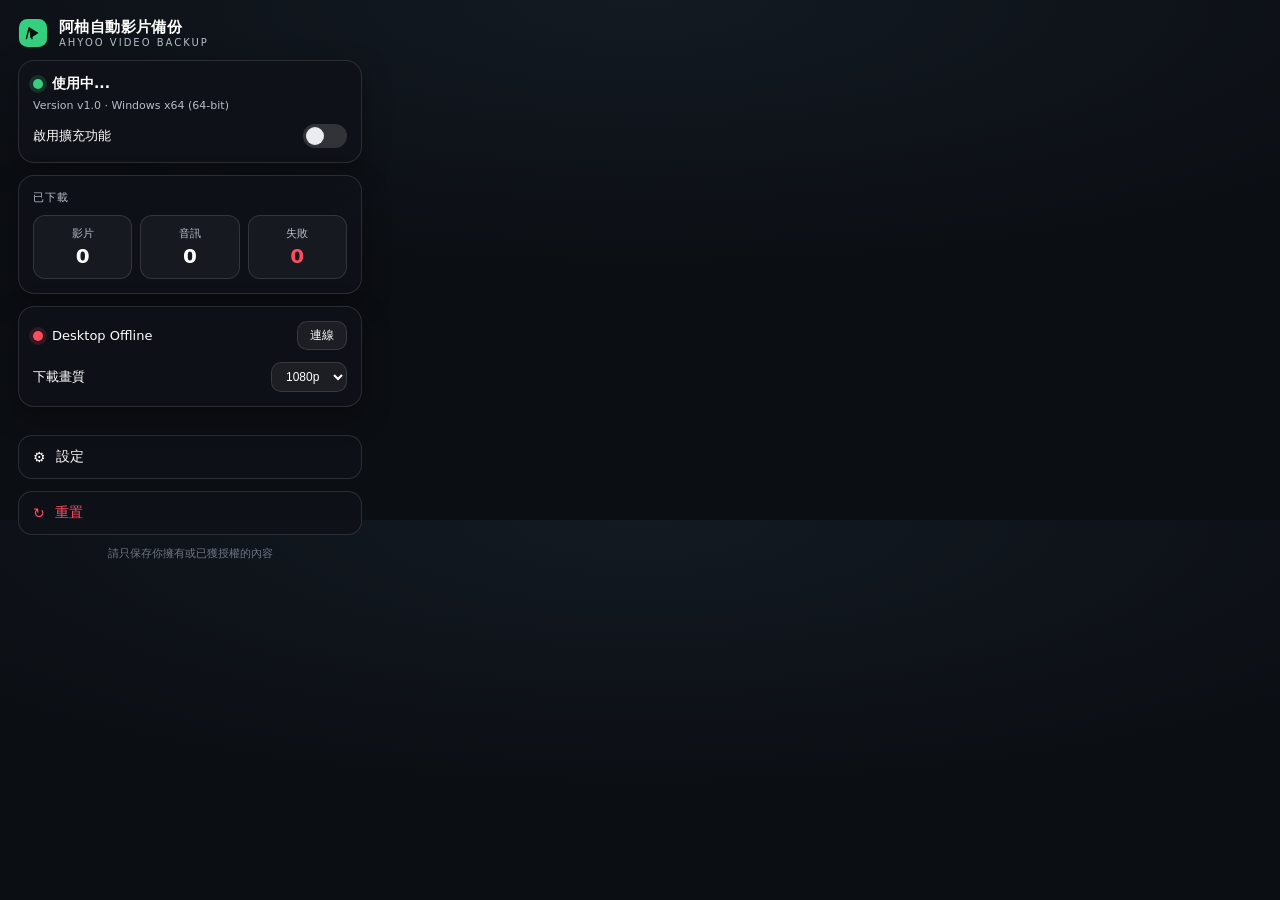
<file: resources/AhYooVideoBackup/extension/popup/popup.html>
<!doctype html>
<html lang="zh-Hant">
<head>
<meta charset="utf-8" />
<title>阿柚自動影片備份</title>
<link rel="stylesheet" href="popup.css" />
</head>
<body>
  <div class="wrap">
    <header>
      <div class="logo">
        <svg viewBox="0 0 32 32" width="30" height="30" aria-hidden="true">
          <rect x="1" y="1" width="30" height="30" rx="9" fill="#35D07F"></rect>
          <path d="M13 10.5 L22 16 L13 21.5 Z" fill="#08120C"></path>
          <path d="M9 22 L12 10 L15 22" stroke="#08120C" stroke-width="1.6" fill="none" stroke-linecap="round"></path>
        </svg>
        <div>
          <div class="name">阿柚自動影片備份</div>
          <div class="sub">AHYOO VIDEO BACKUP</div>
        </div>
      </div>
    </header>

    <section class="card">
      <div class="status-line">
        <span id="dot" class="dot on"></span>
        <span id="statusText">使用中...</span>
      </div>
      <div class="version">Version v1.0 · Windows x64 (64-bit)</div>
      <label class="switch-row">
        <span>啟用擴充功能</span>
        <span class="switch"><input type="checkbox" id="enabled" /><i></i></span>
      </label>
    </section>

    <section class="card">
      <div class="card-title">已下載</div>
      <div class="stats">
        <div class="stat"><div class="k">影片</div><div class="v" id="videoCount">0</div></div>
        <div class="stat"><div class="k">音訊</div><div class="v" id="audioCount">0</div></div>
        <div class="stat"><div class="k">失敗</div><div class="v warn" id="failedCount">0</div></div>
      </div>
    </section>

    <section class="card">
      <div class="conn">
        <span id="connDot" class="dot off"></span>
        <span id="connText">Desktop Offline</span>
        <button class="ghost" id="connectBtn">連線</button>
      </div>
      <div class="quality">
        <span>下載畫質</span>
        <select id="quality">
          <option value="1080p">1080p</option>
          <option value="720p">720p</option>
          <option value="480p">480p</option>
          <option value="240p">240p</option>
        </select>
      </div>
    </section>

    <div class="divider"></div>

    <button class="row-btn" id="settingsBtn"><span>⚙</span> 設定</button>
    <button class="row-btn danger" id="resetBtn"><span>↻</span> 重置</button>

    <div class="footer">請只保存你擁有或已獲授權的內容</div>
  </div>

  <div class="toast" id="toast"></div>
  <script src="popup.js"></script>
</body>
</html>
</file>
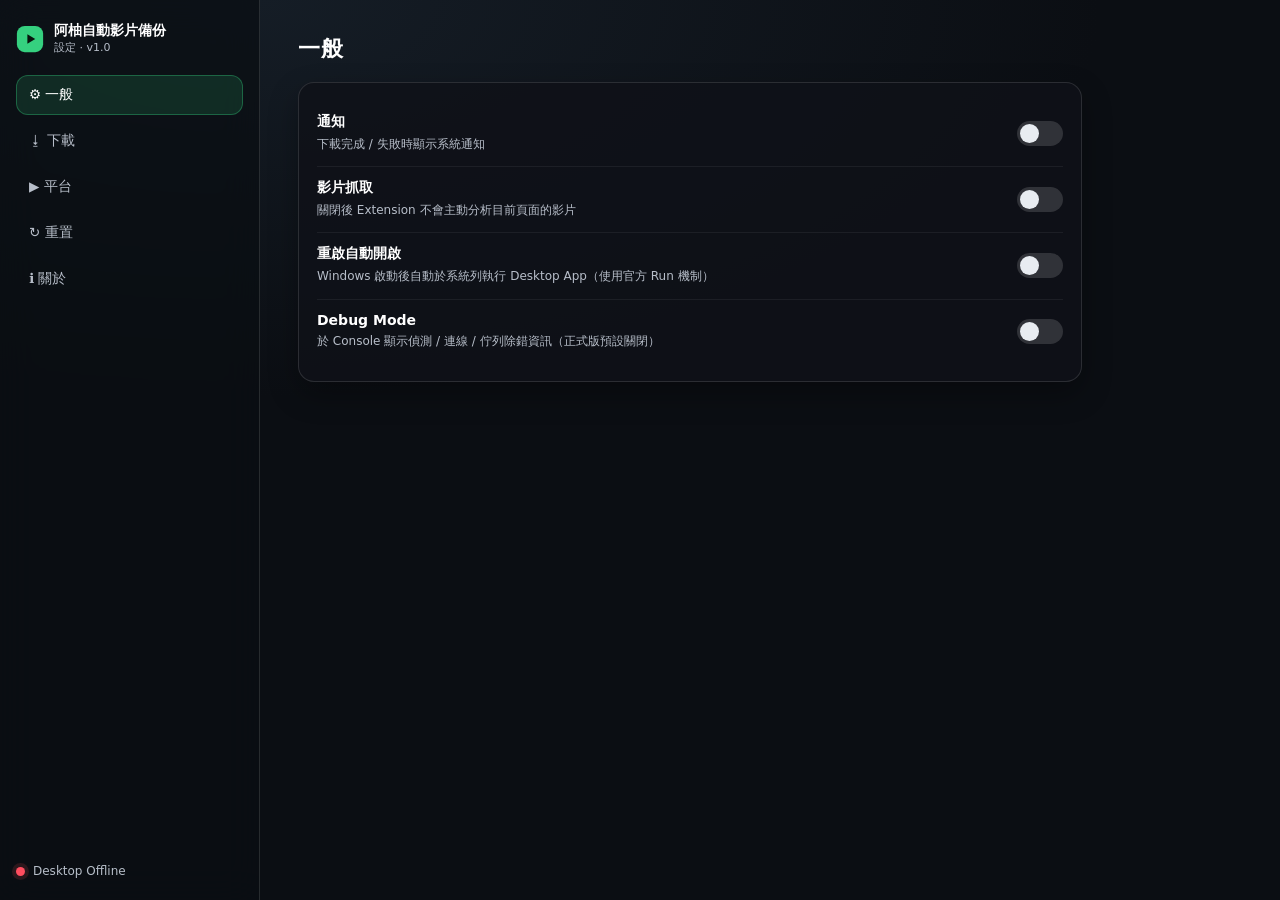
<file: resources/AhYooVideoBackup/extension/settings/settings.html>
<!doctype html>
<html lang="zh-Hant">
<head>
<meta charset="utf-8" />
<title>阿柚自動影片備份 - 設定</title>
<link rel="stylesheet" href="settings.css" />
</head>
<body>
<div class="shell">
  <aside>
    <div class="brand">
      <svg viewBox="0 0 32 32" width="28" height="28"><rect x="1" y="1" width="30" height="30" rx="9" fill="#35D07F"></rect><path d="M13 10.5 L22 16 L13 21.5 Z" fill="#08120C"></path></svg>
      <div><div class="b1">阿柚自動影片備份</div><div class="b2">設定 · v1.0</div></div>
    </div>
    <nav>
      <button class="nav active" data-page="general">⚙ 一般</button>
      <button class="nav" data-page="download">⭳ 下載</button>
      <button class="nav" data-page="platform">▶ 平台</button>
      <button class="nav" data-page="reset">↻ 重置</button>
      <button class="nav" data-page="about">ℹ 關於</button>
    </nav>
    <div class="conn-box">
      <span id="connDot" class="dot off"></span><span id="connText">Desktop Offline</span>
    </div>
  </aside>

  <main>
    <section class="page active" id="page-general">
      <h1>一般</h1>
      <div class="card">
        <div class="row"><div><div class="t">通知</div><div class="d">下載完成 / 失敗時顯示系統通知</div></div>
          <label class="switch"><input type="checkbox" id="notifications" /><i></i></label></div>
        <div class="row"><div><div class="t">影片抓取</div><div class="d">關閉後 Extension 不會主動分析目前頁面的影片</div></div>
          <label class="switch"><input type="checkbox" id="videoDetection" /><i></i></label></div>
        <div class="row"><div><div class="t">重啟自動開啟</div><div class="d">Windows 啟動後自動於系統列執行 Desktop App（使用官方 Run 機制）</div></div>
          <label class="switch"><input type="checkbox" id="autoStart" /><i></i></label></div>
        <div class="row"><div><div class="t">Debug Mode</div><div class="d">於 Console 顯示偵測 / 連線 / 佇列除錯資訊（正式版預設關閉）</div></div>
          <label class="switch"><input type="checkbox" id="debugMode" /><i></i></label></div>
      </div>
    </section>

    <section class="page" id="page-download">
      <h1>下載</h1>
      <div class="card">
        <div class="t">下載模式</div>
        <label class="radio"><input type="radio" name="mode" value="ask" /><span>每次都要訪問下載位置</span></label>
        <label class="radio"><input type="radio" name="mode" value="direct" /><span>直接下載到指定資料夾</span></label>
        <div class="path-row">
          <input type="text" id="downloadDirectory" placeholder="D:\VideoBackup" spellcheck="false" />
          <button class="ghost" id="pickDir">設置下載位置</button>
        </div>
        <div class="d">Desktop App 會在此位置自動建立 <code>video\</code> 與 <code>audio\</code> 資料夾。</div>
      </div>
      <div class="card">
        <div class="row"><div><div class="t">影片畫質</div><div class="d">預設 720p</div></div>
          <select id="videoQuality"><option>1080p</option><option>720p</option><option>480p</option><option>240p</option></select></div>
        <div class="row"><div><div class="t">同時下載數</div><div class="d">避免過度消耗網路與 CPU</div></div>
          <select id="maxConcurrent"><option>1</option><option>2</option><option>3</option><option>4</option></select></div>
      </div>
    </section>

    <section class="page" id="page-platform">
      <h1>平台自動備份</h1>
      <div class="card">
        <div class="row"><div><div class="t">啟動 YouTube 自動備份影片模式</div><div class="d">僅偵測；自動下載預設關閉</div></div>
          <label class="switch"><input type="checkbox" id="youtubeBackup" /><i></i></label></div>
        <div class="row"><div><div class="t">啟動 TikTok 自動備份影片模式</div><div class="d">僅偵測；自動下載預設關閉</div></div>
          <label class="switch"><input type="checkbox" id="tiktokBackup" /><i></i></label></div>
        <div class="d">Instagram 只支援明確開放的公開影片頁；無法取得時會顯示原因，不會嘗試繞過平台限制。</div>
      </div>
    </section>

    <section class="page" id="page-reset">
      <h1>重置</h1>
      <div class="card danger-card">
        <div class="t">↻ 重置</div>
        <div class="d">清除設定、下載紀錄，並可選擇是否保留已下載的影片 / 音訊。</div>
        <button class="danger" id="openReset">重置</button>
      </div>
    </section>

    <section class="page" id="page-about">
      <h1>關於</h1>
      <div class="card">
        <div class="kv"><span>創作者</span><b>阿柚 ah yoo~</b></div>
        <div class="kv"><span>製作者</span><b>arena AI</b></div>
        <div class="kv"><span>版本號</span><b>v1.0</b></div>
        <div class="kv"><span>出生時間</span><b>2026/09/28</b></div>
        <div class="kv"><span>Desktop App</span><b>Windows 10/11 64-bit (x64)</b></div>
      </div>
      <div class="card story">
        <p>這個工具最初是因為一個很簡單的想法而開始。</p>
        <p>有時候，我們會遇到自己很喜歡的影片或創作者內容，但影片可能因為各種原因被下架、刪除或停止公開。</p>
        <p>因此，我想製作一個簡單的工具，讓使用者可以在符合平台規則與內容授權的前提下，將自己有權保存的影片整理並備份到自己的電腦。</p>
        <p>它不是一個複雜的平台，而是一個專注於「整理、備份與管理」的小工具。</p>
        <p>希望它可以讓重要的合法內容更容易被保存與管理。</p>
      </div>
    </section>
  </main>
</div>

<div class="overlay" id="resetOverlay">
  <div class="modal">
    <h2>確定重置嗎？</h2>
    <div class="checks">
      <label><input type="checkbox" id="keepVideos" /> 保留影片</label>
      <label><input type="checkbox" id="keepAudio" /> 保留音訊</label>
    </div>
    <div class="hr"></div>
    <div class="warn-title">《重置後的後果》</div>
    <p>重置後你的電腦可能會暫時變慢，因為系統可能需要在背景清理大量已下載的影片與音訊檔案。</p>
    <p>如果勾選保留影片，影片不會刪除。如果勾選保留音訊，音訊不會刪除。</p>
    <p>設定也會恢復成預設值。</p>
    <div class="progress" id="resetProgress"></div>
    <div class="modal-actions">
      <button class="danger" id="confirmReset">確定</button>
      <button class="ghost" id="cancelReset">取消</button>
    </div>
  </div>
</div>

<div class="toast" id="toast"></div>
<script src="settings.js"></script>
</body>
</html>
</file>
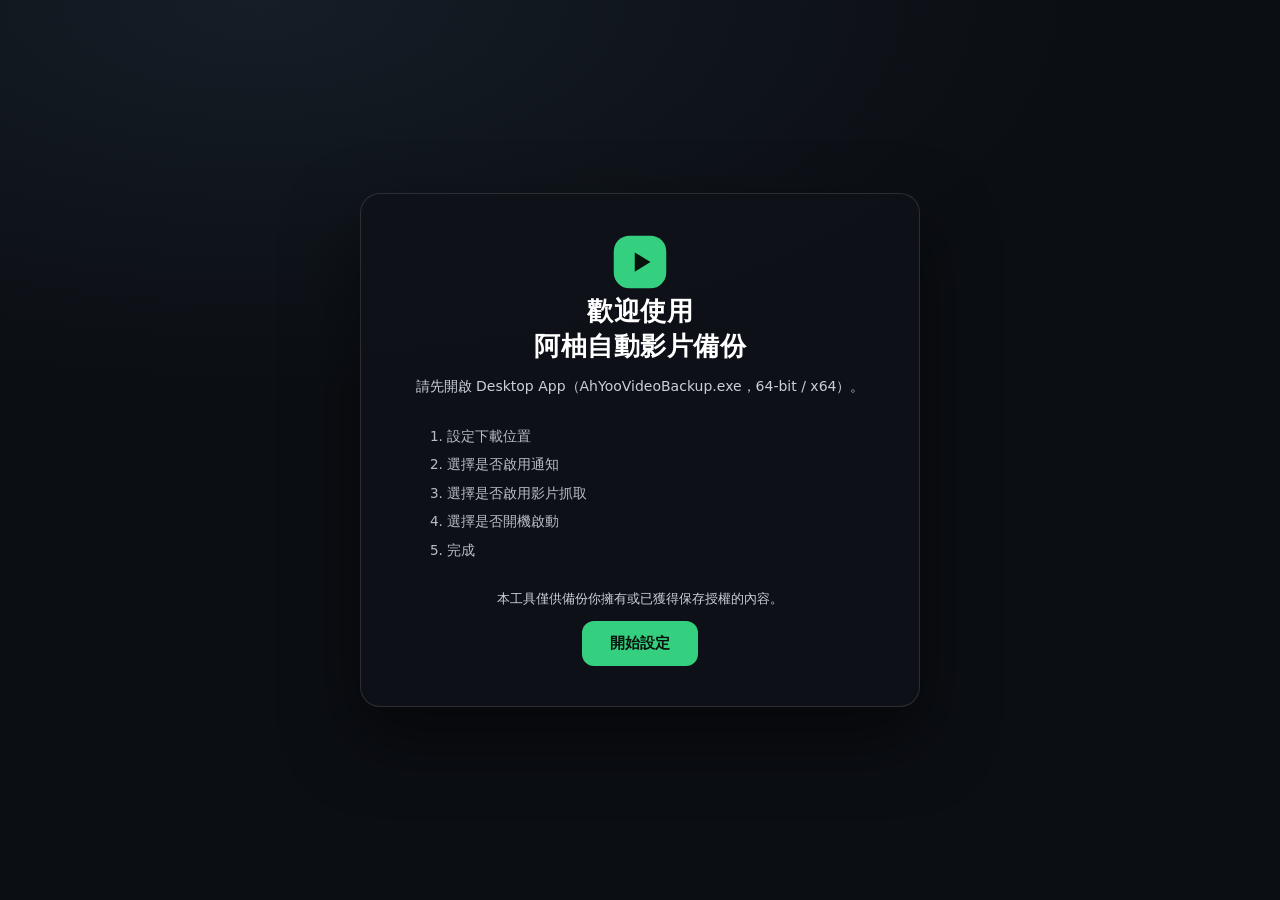
<file: resources/AhYooVideoBackup/extension/settings/welcome.html>
<!doctype html>
<html lang="zh-Hant">
<head>
<meta charset="utf-8" />
<title>歡迎使用 阿柚自動影片備份</title>
<link rel="stylesheet" href="settings.css" />
<style>
  body { display:flex; align-items:center; justify-content:center; }
  .welcome { width:560px; text-align:center; background:var(--panel); border:1px solid var(--line); border-radius:20px; padding:40px; box-shadow:0 30px 70px rgba(0,0,0,.5); }
  .welcome h1 { font-size:26px; margin-bottom:8px; }
  .welcome p { color:#C9D0DA; font-size:14px; line-height:2; }
  .steps { text-align:left; margin:22px auto; max-width:420px; color:#B7BEC9; font-size:13.5px; line-height:2.1; }
  .cta { background:#35D07F; color:#08120C; border:0; border-radius:12px; padding:13px 28px; font-size:14.5px; font-weight:650; cursor:pointer; margin-top:10px; }
  .cta:hover { background:#41e08c; }
</style>
</head>
<body>
  <div class="welcome">
    <svg viewBox="0 0 32 32" width="56" height="56"><rect x="1" y="1" width="30" height="30" rx="9" fill="#35D07F"></rect><path d="M13 10.5 L22 16 L13 21.5 Z" fill="#08120C"></path></svg>
    <h1>歡迎使用<br />阿柚自動影片備份</h1>
    <p>請先開啟 Desktop App（AhYooVideoBackup.exe，64-bit / x64）。</p>
    <div class="steps">
      1. 設定下載位置<br />
      2. 選擇是否啟用通知<br />
      3. 選擇是否啟用影片抓取<br />
      4. 選擇是否開機啟動<br />
      5. 完成
    </div>
    <p style="font-size:12.5px">本工具僅供備份你擁有或已獲得保存授權的內容。</p>
    <button class="cta" id="start">開始設定</button>
  </div>
  <script>
    document.getElementById("start").addEventListener("click", () => {
      chrome.runtime.openOptionsPage();
    });
  </script>
</body>
</html>
</file>
<file: resources/AhYooVideoBackup/extension/popup/popup.css>
:root {
  --bg: #0B0E13;
  --panel: rgba(15,18,24,0.88);
  --line: rgba(255,255,255,0.12);
  --green: #35D07F;
  --red: #FF4D5F;
  --text: #FFFFFF;
  --muted: #B7BEC9;
}
* { box-sizing: border-box; margin: 0; padding: 0; }
body {
  width: 380px; height: 520px;
  background: radial-gradient(120% 90% at 50% 0%, #131A22 0%, #0B0E13 60%);
  color: var(--text);
  font-family: "Segoe UI", "Microsoft JhengHei", system-ui, sans-serif;
  overflow: hidden;
}
.wrap { padding: 18px; display: flex; flex-direction: column; gap: 12px; height: 100%; }
.logo { display: flex; align-items: center; gap: 11px; }
.name { font-size: 15px; font-weight: 650; letter-spacing: .4px; }
.sub { font-size: 10px; color: var(--muted); letter-spacing: 2px; }
.card {
  background: var(--panel);
  backdrop-filter: blur(18px);
  border: 1px solid var(--line);
  border-radius: 16px;
  padding: 14px;
  box-shadow: 0 10px 28px rgba(0,0,0,.34);
}
.card-title { font-size: 11px; color: var(--muted); letter-spacing: 1px; margin-bottom: 10px; }
.status-line { display: flex; align-items: center; gap: 9px; font-size: 14px; font-weight: 600; }
.dot { width: 10px; height: 10px; border-radius: 50%; background: #5a626d; display: inline-block; }
.dot.on { background: var(--green); box-shadow: 0 0 0 4px rgba(53,208,127,.16); }
.dot.off { background: var(--red); box-shadow: 0 0 0 4px rgba(255,77,95,.14); }
.version { font-size: 11px; color: var(--muted); margin-top: 6px; }
.switch-row { display: flex; align-items: center; justify-content: space-between; margin-top: 12px; font-size: 13px; }
.switch { position: relative; width: 44px; height: 24px; display: inline-block; }
.switch input { opacity: 0; width: 0; height: 0; }
.switch i {
  position: absolute; inset: 0; border-radius: 99px;
  background: rgba(255,255,255,.14); transition: .22s; cursor: pointer;
}
.switch i::after {
  content: ""; position: absolute; top: 3px; left: 3px; width: 18px; height: 18px;
  border-radius: 50%; background: #E8ECF1; transition: .22s;
}
.switch input:checked + i { background: var(--green); }
.switch input:checked + i::after { transform: translateX(20px); background: #08120C; }
.stats { display: grid; grid-template-columns: repeat(3, 1fr); gap: 8px; }
.stat { background: rgba(255,255,255,.04); border: 1px solid var(--line); border-radius: 12px; padding: 10px; text-align: center; }
.stat .k { font-size: 11px; color: var(--muted); }
.stat .v { font-size: 20px; font-weight: 700; margin-top: 3px; }
.stat .v.warn { color: var(--red); }
.conn { display: flex; align-items: center; gap: 9px; font-size: 13px; }
.conn button { margin-left: auto; }
.ghost {
  background: rgba(255,255,255,.06); color: var(--text); border: 1px solid var(--line);
  border-radius: 10px; padding: 5px 12px; font-size: 12px; cursor: pointer; transition: .18s;
}
.ghost:hover { background: rgba(255,255,255,.13); }
.quality { display: flex; align-items: center; justify-content: space-between; margin-top: 12px; font-size: 13px; }
select {
  background: rgba(255,255,255,.06); color: var(--text); border: 1px solid var(--line);
  border-radius: 10px; padding: 6px 10px; font-size: 12px; outline: none;
}
.divider { height: 1px; background: var(--line); margin: 2px 0; }
.row-btn {
  display: flex; align-items: center; gap: 10px; width: 100%;
  background: var(--panel); border: 1px solid var(--line); border-radius: 14px;
  padding: 12px 14px; color: var(--text); font-size: 13.5px; cursor: pointer; transition: .18s;
}
.row-btn:hover { background: rgba(255,255,255,.1); transform: translateY(-1px); }
.row-btn.danger { color: var(--red); }
.row-btn.danger:hover { background: rgba(255,77,95,.12); }
.footer { margin-top: auto; text-align: center; font-size: 10.5px; color: #6f7784; }
.toast {
  position: fixed; left: 50%; bottom: 16px; transform: translate(-50%, 20px);
  background: rgba(15,18,24,.96); border: 1px solid var(--line); border-radius: 12px;
  padding: 9px 14px; font-size: 12.5px; opacity: 0; transition: .25s; pointer-events: none;
}
.toast.show { opacity: 1; transform: translate(-50%, 0); }
.toast.err { border-color: rgba(255,77,95,.5); color: #FFB4BC; }
</file>
<file: resources/AhYooVideoBackup/extension/settings/settings.css>
:root { --panel: rgba(15,18,24,0.88); --line: rgba(255,255,255,0.12); --green:#35D07F; --red:#FF4D5F; --muted:#B7BEC9; }
* { box-sizing:border-box; margin:0; padding:0; }
body { min-height:100vh; background: radial-gradient(120% 80% at 20% 0%, #151D26 0%, #0B0E13 55%); color:#fff; font-family:"Segoe UI","Microsoft JhengHei",system-ui,sans-serif; }
.shell { display:grid; grid-template-columns: 260px 1fr; min-height:100vh; }
aside { background:rgba(11,14,19,.72); backdrop-filter:blur(18px); border-right:1px solid var(--line); padding:22px 16px; display:flex; flex-direction:column; gap:20px; }
.brand { display:flex; align-items:center; gap:10px; }
.b1 { font-size:14px; font-weight:650; } .b2 { font-size:11px; color:var(--muted); }
nav { display:flex; flex-direction:column; gap:6px; }
.nav { text-align:left; background:transparent; border:1px solid transparent; border-radius:12px; padding:10px 12px; color:var(--muted); font-size:13.5px; cursor:pointer; transition:.18s; }
.nav:hover { background:rgba(255,255,255,.06); color:#fff; }
.nav.active { background:rgba(53,208,127,.14); border-color:rgba(53,208,127,.35); color:#fff; }
.conn-box { margin-top:auto; font-size:12px; color:var(--muted); display:flex; align-items:center; gap:8px; }
.dot { width:9px; height:9px; border-radius:50%; background:#5a626d; }
.dot.on { background:var(--green); box-shadow:0 0 0 4px rgba(53,208,127,.16); }
.dot.off { background:var(--red); box-shadow:0 0 0 4px rgba(255,77,95,.14); }
main { padding:34px 38px; max-width:860px; }
h1 { font-size:22px; font-weight:650; margin-bottom:18px; letter-spacing:.5px; }
.page { display:none; } .page.active { display:block; animation: fade .3s ease; }
@keyframes fade { from { opacity:0; transform:translateY(8px);} to {opacity:1; transform:none;} }
.card { background:var(--panel); border:1px solid var(--line); border-radius:16px; padding:18px; margin-bottom:16px; box-shadow:0 12px 30px rgba(0,0,0,.3); }
.row { display:flex; align-items:center; justify-content:space-between; gap:20px; padding:12px 0; border-bottom:1px solid rgba(255,255,255,.06); }
.row:last-child { border-bottom:0; }
.t { font-size:14px; font-weight:600; } .d { font-size:12px; color:var(--muted); margin-top:4px; line-height:1.6; }
.switch { position:relative; width:46px; height:25px; flex:none; }
.switch input { opacity:0; width:0; height:0; }
.switch i { position:absolute; inset:0; border-radius:99px; background:rgba(255,255,255,.14); transition:.22s; cursor:pointer; }
.switch i::after { content:""; position:absolute; top:3px; left:3px; width:19px; height:19px; border-radius:50%; background:#E8ECF1; transition:.22s; }
.switch input:checked + i { background:var(--green); }
.switch input:checked + i::after { transform:translateX(21px); background:#08120C; }
.radio { display:flex; align-items:center; gap:9px; padding:9px 0; font-size:13.5px; cursor:pointer; }
.path-row { display:flex; gap:8px; margin:12px 0 8px; }
input[type=text] { flex:1; background:rgba(255,255,255,.05); border:1px solid var(--line); border-radius:11px; padding:9px 12px; color:#fff; font-size:13px; outline:none; }
input[type=text]:focus { border-color:rgba(53,208,127,.5); }
select { background:rgba(255,255,255,.06); color:#fff; border:1px solid var(--line); border-radius:10px; padding:7px 11px; font-size:13px; }
button { font-family:inherit; }
.ghost { background:rgba(255,255,255,.06); color:#fff; border:1px solid var(--line); border-radius:11px; padding:9px 14px; font-size:13px; cursor:pointer; transition:.18s; }
.ghost:hover { background:rgba(255,255,255,.13); }
.danger { background:rgba(255,77,95,.14); color:#FF9AA4; border:1px solid rgba(255,77,95,.4); border-radius:11px; padding:10px 18px; font-size:13.5px; cursor:pointer; transition:.18s; margin-top:14px; }
.danger:hover { background:rgba(255,77,95,.24); color:#fff; }
.danger-card { border-color:rgba(255,77,95,.3); }
.kv { display:flex; justify-content:space-between; padding:10px 0; border-bottom:1px solid rgba(255,255,255,.06); font-size:13.5px; }
.kv:last-child { border-bottom:0; } .kv span { color:var(--muted); }
.story p { color:#C9D0DA; font-size:13.5px; line-height:2; margin-bottom:10px; }
.overlay { position:fixed; inset:0; background:rgba(5,7,10,.6); backdrop-filter:blur(6px); display:none; align-items:center; justify-content:center; z-index:50; }
.overlay.show { display:flex; }
.modal { width:440px; background:var(--panel); border:1px solid rgba(255,77,95,.35); border-radius:18px; padding:24px; box-shadow:0 30px 70px rgba(0,0,0,.55); animation: fade .25s ease; }
.modal h2 { font-size:18px; text-align:center; margin-bottom:16px; }
.checks { display:flex; gap:18px; justify-content:center; font-size:13.5px; }
.checks label { display:flex; align-items:center; gap:7px; cursor:pointer; }
.hr { height:1px; background:var(--line); margin:16px 0; }
.warn-title { color:var(--red); font-size:13.5px; margin-bottom:10px; }
.modal p { font-size:12.5px; color:#C9D0DA; line-height:1.9; margin-bottom:8px; }
.modal-actions { display:flex; gap:10px; margin-top:16px; }
.modal-actions button { flex:1; margin-top:0; }
.progress { font-size:12px; color:var(--muted); min-height:18px; margin-top:8px; }
.toast { position:fixed; right:24px; bottom:24px; background:rgba(15,18,24,.96); border:1px solid var(--line); border-radius:12px; padding:11px 16px; font-size:13px; opacity:0; transform:translateY(14px); transition:.25s; }
.toast.show { opacity:1; transform:none; }
.toast.err { border-color:rgba(255,77,95,.5); color:#FFB4BC; }
code { background:rgba(255,255,255,.08); padding:1px 5px; border-radius:5px; font-size:12px; }
</file>
